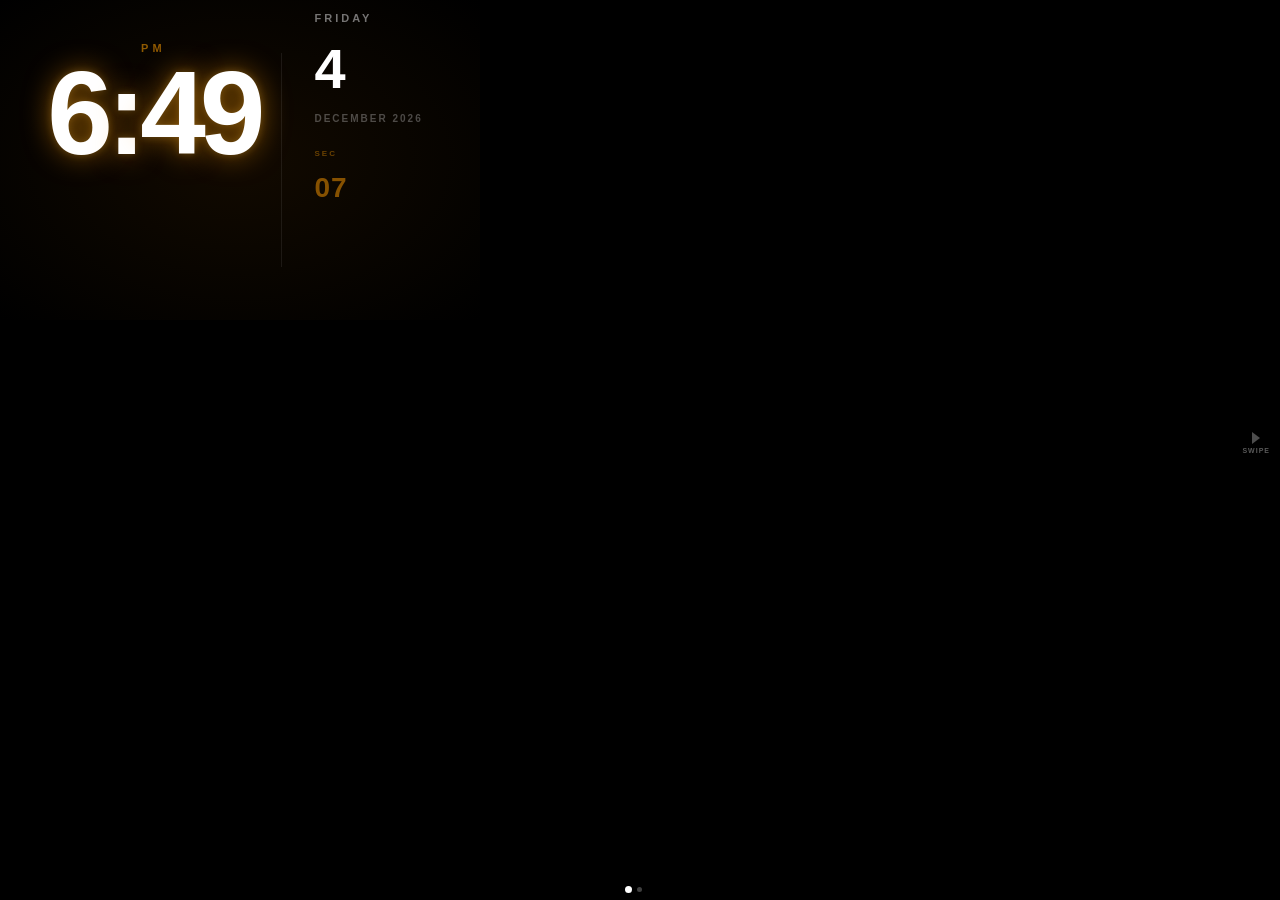
<file: index.html>
<!DOCTYPE html>
<html lang="en">

<head>
  <meta charset="UTF-8">
  <meta name="viewport" content="width=480, initial-scale=1.0, maximum-scale=1.0, user-scalable=no">
  <meta name="apple-mobile-web-app-capable" content="yes">
  <meta name="apple-mobile-web-app-status-bar-style" content="black-translucent">
  <title>StandBy</title>
  <style>
    * {
      margin: 0;
      padding: 0;
      -webkit-box-sizing: border-box;
      box-sizing: border-box;
    }

    html,
    body {
      width: 480px;
      height: 320px;
      overflow: hidden;
      background: #000;
      font-family: -apple-system, 'Helvetica Neue', Helvetica, Arial, sans-serif;
      -webkit-tap-highlight-color: transparent;
      -webkit-text-size-adjust: none;
    }

    /* ─── HORIZONTAL SLIDER ─── */
    .slider {
      display: -webkit-box;
      display: -webkit-flex;
      display: flex;
      -webkit-box-orient: horizontal;
      -webkit-flex-direction: row;
      flex-direction: row;
      width: 960px;
      height: 320px;
      -webkit-transition: -webkit-transform 0.52s cubic-bezier(0.77, 0, 0.175, 1);
      transition: -webkit-transform 0.52s cubic-bezier(0.77, 0, 0.175, 1);
      -webkit-transform: translateX(0);
      transform: translateX(0);
      will-change: transform;
    }

    .slider.right {
      -webkit-transform: translateX(-480px);
      transform: translateX(-480px);
    }

    .screen {
      width: 480px;
      height: 320px;
      position: relative;
      overflow: hidden;
      -webkit-flex-shrink: 0;
      flex-shrink: 0;
    }

    /* ════════════════════════════
   THEME 1 — DIGITAL
════════════════════════════ */
    .t1 {
      background: #000;
      display: -webkit-box;
      display: -webkit-flex;
      display: flex;
      -webkit-box-orient: horizontal;
      -webkit-flex-direction: row;
      flex-direction: row;
      -webkit-box-align: center;
      -webkit-align-items: center;
      align-items: center;
      -webkit-box-pack: center;
      -webkit-justify-content: center;
      justify-content: center;
      padding: 0 28px;
      gap: 22px;
    }

    .t1::before {
      content: '';
      position: absolute;
      top: 0;
      left: 0;
      right: 0;
      bottom: 0;
      background: -webkit-radial-gradient(center, ellipse, rgba(255, 140, 0, 0.07) 0%, rgba(0, 0, 0, 0.6) 100%);
      pointer-events: none;
    }

    .t1-left {
      position: relative;
      display: -webkit-box;
      display: -webkit-flex;
      display: flex;
      -webkit-box-orient: vertical;
      -webkit-flex-direction: column;
      flex-direction: column;
      -webkit-box-align: center;
      -webkit-align-items: center;
      align-items: center;
    }

    .t1-ampm {
      font-size: 11px;
      font-weight: 700;
      color: rgba(255, 160, 0, 0.55);
      letter-spacing: 4px;
      text-transform: uppercase;
    }

    .t1-time {
      font-size: 118px;
      font-weight: 700;
      line-height: 1;
      letter-spacing: -6px;
      color: #fff;
      text-shadow: 0 0 28px rgba(255, 155, 0, 0.5), 0 0 8px rgba(255, 200, 80, 0.25);
    }

    .colon {
      display: inline-block;
      -webkit-animation: blink 1s step-start infinite;
      animation: blink 1s step-start infinite;
    }

    @-webkit-keyframes blink {

      0%,
      100% {
        opacity: 1
      }

      50% {
        opacity: 0
      }
    }

    @keyframes blink {

      0%,
      100% {
        opacity: 1
      }

      50% {
        opacity: 0
      }
    }

    .t1-divider {
      position: relative;
      width: 1px;
      height: 160px;
      background: rgba(255, 255, 255, 0.08);
    }

    .t1-right {
      position: relative;
      display: -webkit-box;
      display: -webkit-flex;
      display: flex;
      -webkit-box-orient: vertical;
      -webkit-flex-direction: column;
      flex-direction: column;
      -webkit-box-pack: center;
      -webkit-justify-content: center;
      justify-content: center;
      gap: 4px;
    }

    .t1-dayname {
      font-size: 11px;
      font-weight: 700;
      color: rgba(255, 255, 255, 0.45);
      letter-spacing: 3px;
      text-transform: uppercase;
    }

    .t1-datenum {
      font-size: 56px;
      font-weight: 700;
      color: #fff;
      line-height: 1;
      letter-spacing: -2px;
    }

    .t1-monthyr {
      font-size: 10px;
      font-weight: 600;
      color: rgba(255, 255, 255, 0.28);
      letter-spacing: 2px;
      text-transform: uppercase;
    }

    .t1-secs-label {
      font-size: 8px;
      font-weight: 700;
      color: rgba(255, 160, 0, 0.38);
      letter-spacing: 2px;
      text-transform: uppercase;
      margin-top: 8px;
    }

    .t1-secs {
      font-size: 28px;
      font-weight: 700;
      color: rgba(255, 155, 0, 0.5);
      letter-spacing: 1px;
      line-height: 1;
    }

    /* ════════════════════════════
   THEME 2 — ANALOG + CALENDAR
════════════════════════════ */
    .t2 {
      background: #0c0c0e;
      display: -webkit-box;
      display: -webkit-flex;
      display: flex;
      -webkit-box-orient: horizontal;
      -webkit-flex-direction: row;
      flex-direction: row;
      -webkit-box-align: center;
      -webkit-align-items: center;
      align-items: center;
      padding: 0 14px;
      gap: 12px;
    }

    .clock-wrap {
      -webkit-flex-shrink: 0;
      flex-shrink: 0;
    }

    .analog-svg {
      width: 290px;
      height: 290px;
      display: block;
      overflow: visible;
    }

    .ring {
      fill: none;
      stroke: rgba(255, 255, 255, 0.07);
      stroke-width: 2;
    }

    .tick-maj {
      stroke: rgba(255, 255, 255, 0.65);
      stroke-width: 2.5;
      stroke-linecap: round;
    }

    .tick-min {
      stroke: rgba(255, 255, 255, 0.18);
      stroke-width: 1.2;
      stroke-linecap: round;
    }

    .h-num {
      fill: rgba(255, 255, 255, 0.7);
      font-size: 16px;
      font-weight: 700;
      font-family: -apple-system, 'Helvetica Neue', Helvetica, Arial, sans-serif;
      text-anchor: middle;
      dominant-baseline: central;
    }

    .hand-h {
      stroke: #fff;
      stroke-width: 7;
      stroke-linecap: round;
    }

    .hand-m {
      stroke: #fff;
      stroke-width: 4.5;
      stroke-linecap: round;
    }

    .hand-s {
      stroke: #ff9500;
      stroke-width: 2.5;
      stroke-linecap: round;
    }

    .cdot {
      fill: #ff9500;
    }

    .cdot-i {
      fill: #0c0c0e;
    }

    .cal-panel {
      -webkit-flex: 1;
      flex: 1;
      display: -webkit-box;
      display: -webkit-flex;
      display: flex;
      -webkit-box-orient: vertical;
      -webkit-flex-direction: column;
      flex-direction: column;
      gap: 5px;
    }

    .cal-mon {
      font-size: 10px;
      font-weight: 700;
      color: #ff3b30;
      letter-spacing: 2px;
      text-transform: uppercase;
    }

    .cal-row {
      display: -webkit-box;
      display: -webkit-flex;
      display: flex;
      -webkit-box-pack: justify;
      -webkit-justify-content: space-between;
      justify-content: space-between;
      margin-bottom: 2px;
    }

    .cal-hdr,
    .cal-day {
      width: 15px;
      text-align: center;
      font-size: 8px;
      font-weight: 700;
    }

    .cal-hdr {
      color: rgba(255, 255, 255, 0.28);
    }

    .cal-day {
      color: rgba(255, 255, 255, 0.5);
      line-height: 15px;
    }

    .cal-day.today {
      background: #ff3b30;
      color: #fff;
      border-radius: 50%;
      width: 17px;
      height: 17px;
      line-height: 17px;
      margin: -1px;
      text-align: center;
    }

    .cal-day.empty {
      color: transparent;
    }

    /* ─── DOTS ─── */
    .dots {
      position: fixed;
      bottom: 8px;
      left: 50%;
      margin-left: -14px;
      display: -webkit-box;
      display: -webkit-flex;
      display: flex;
      -webkit-box-orient: horizontal;
      -webkit-flex-direction: row;
      flex-direction: row;
      gap: 6px;
      z-index: 50;
    }

    .dot {
      width: 5px;
      height: 5px;
      border-radius: 50%;
      background: rgba(255, 255, 255, 0.25);
      -webkit-transition: background 0.3s, -webkit-transform 0.3s;
      transition: background 0.3s, transform 0.3s;
    }

    .dot.on {
      background: #fff;
      -webkit-transform: scale(1.4);
      transform: scale(1.4);
    }

    /* ─── HINT — points right ─── */
    .hint {
      position: fixed;
      right: 10px;
      top: 50%;
      margin-top: -18px;
      z-index: 50;
      text-align: center;
      -webkit-animation: bob 2s ease-in-out infinite;
      animation: bob 2s ease-in-out infinite;
      -webkit-transition: opacity 0.5s;
      transition: opacity 0.5s;
    }

    .hint span {
      display: block;
      font-size: 7px;
      font-weight: 700;
      color: rgba(255, 255, 255, 0.35);
      letter-spacing: 1px;
      text-transform: uppercase;
      margin-top: 3px;
    }

    .hint-arrow {
      width: 0;
      height: 0;
      border-top: 6px solid transparent;
      border-bottom: 6px solid transparent;
      border-left: 8px solid rgba(255, 255, 255, 0.3);
      margin: 0 auto;
    }

    @-webkit-keyframes bob {

      0%,
      100% {
        -webkit-transform: translateX(0)
      }

      50% {
        -webkit-transform: translateX(4px)
      }
    }

    @keyframes bob {

      0%,
      100% {
        transform: translateX(0)
      }

      50% {
        transform: translateX(4px)
      }
    }
  </style>
  <link rel="stylesheet" href="style.css">
</head>

<body>

  <div class="slider" id="slider">

    <!-- THEME 1: Digital -->
    <div class="screen t1">
      <div class="t1-left">
        <div class="t1-ampm" id="ampm">AM</div>
        <div class="t1-time">
          <span id="dH">9</span><span class="colon">:</span><span id="dM">41</span>
        </div>
      </div>
      <div class="t1-divider"></div>
      <div class="t1-right">
        <div class="t1-dayname" id="dDay">Monday</div>
        <div class="t1-datenum" id="dNum">6</div>
        <div class="t1-monthyr" id="dMonYr">April 2026</div>
        <div class="t1-secs-label">SEC</div>
        <div class="t1-secs" id="dS">00</div>
      </div>
    </div>

    <!-- THEME 2: Analog + Calendar -->
    <div class="screen t2 ">
      <div class="clock-wrap ">
        <div class="clock">
          <svg class="analog-svg" viewBox="0 0 200 200">
            <circle class="ring" cx="100" cy="100" r="96" />
            <g id="ticks"></g>
            <g id="hnums"></g>
            <line id="hH" class="hand-h" x1="100" y1="100" x2="100" y2="58" />
            <line id="hM" class="hand-m" x1="100" y1="100" x2="100" y2="38" />
            <line id="hS" class="hand-s" x1="100" y1="118" x2="100" y2="34" />
            <circle class="cdot" cx="100" cy="100" r="5.5" />
            <circle class="cdot-i" cx="100" cy="100" r="2.5" />
          </svg>
        </div>
      </div>
      <div class="cal-panel">
        <div class="cal-mon" id="calMon">April</div>
        <div id="calGrid"></div>
      </div>
    </div>
  </div>

  <div class="dots">
    <div class="dot on" id="d0"></div>
    <div class="dot" id="d1"></div>
  </div>

  <div class="hint" id="hint">
    <div class="hint-arrow"></div>
    <span>Swipe</span>
  </div>

  <script>
    /* ─── ANALOG FACE ─── */
    (function () {
      var tg = document.getElementById('ticks'), ng = document.getElementById('hnums');
      var cx = 100, cy = 100, r = 88;
      for (var i = 0; i < 60; i++) {
        var maj = (i % 5 === 0), ang = (i * 6 - 90) * Math.PI / 180;
        var inner = maj ? r - 11 : r - 5;
        var ln = document.createElementNS('http://www.w3.org/2000/svg', 'line');
        ln.setAttribute('x1', cx + Math.cos(ang) * inner); ln.setAttribute('y1', cy + Math.sin(ang) * inner);
        ln.setAttribute('x2', cx + Math.cos(ang) * r); ln.setAttribute('y2', cy + Math.sin(ang) * r);
        ln.setAttribute('class', maj ? 'tick-maj' : 'tick-min');
        tg.appendChild(ln);
      }
      for (var n = 1; n <= 12; n++) {
        var a = (n * 30 - 90) * Math.PI / 180, nr = r - 22;
        var tx = document.createElementNS('http://www.w3.org/2000/svg', 'text');
        tx.setAttribute('x', cx + Math.cos(a) * nr); tx.setAttribute('y', cy + Math.sin(a) * nr);
        tx.setAttribute('class', 'h-num'); tx.textContent = n;
        ng.appendChild(tx);
      }
    })();

    /* ─── CALENDAR ─── */
    (function () {
      var now = new Date(), yr = now.getFullYear(), mo = now.getMonth(), tod = now.getDate();
      var SHORT = ['Jan', 'Feb', 'Mar', 'Apr', 'May', 'Jun', 'Jul', 'Aug', 'Sep', 'Oct', 'Nov', 'Dec'];
      document.getElementById('calMon').textContent = SHORT[mo];
      var first = new Date(yr, mo, 1).getDay(), total = new Date(yr, mo + 1, 0).getDate();
      var grid = document.getElementById('calGrid'), hdrs = ['S', 'M', 'T', 'W', 'T', 'F', 'S'];
      var hr = document.createElement('div'); hr.className = 'cal-row';
      for (var h = 0; h < 7; h++) { var hc = document.createElement('div'); hc.className = 'cal-hdr'; hc.textContent = hdrs[h]; hr.appendChild(hc); }
      grid.appendChild(hr);
      var cells = [];
      for (var i = 0; i < first; i++) cells.push(0);
      for (var d = 1; d <= total; d++) cells.push(d);
      while (cells.length % 7 !== 0) cells.push(0);
      for (var row = 0; row < cells.length; row += 7) {
        var rw = document.createElement('div'); rw.className = 'cal-row';
        for (var col = 0; col < 7; col++) {
          var v = cells[row + col], el = document.createElement('div');
          if (v === 0) { el.className = 'cal-day empty'; el.textContent = '-'; }
          else { el.className = 'cal-day' + (v === tod ? ' today' : ''); el.textContent = v; }
          rw.appendChild(el);
        }
        grid.appendChild(rw);
      }
    })();

    /* ─── CLOCK ─── */
    var DAYS = ['Sunday', 'Monday', 'Tuesday', 'Wednesday', 'Thursday', 'Friday', 'Saturday'];
    var MONS = ['January', 'February', 'March', 'April', 'May', 'June', 'July', 'August', 'September', 'October', 'November', 'December'];

    function pad(n) { return n < 10 ? '0' + n : String(n); }

    function setHand(id, deg, len, tail) {
      var rad = (deg - 90) * Math.PI / 180;
      var ex = 100 + Math.cos(rad) * len, ey = 100 + Math.sin(rad) * len;
      var sx = tail ? 100 - Math.cos(rad) * tail : 100, sy = tail ? 100 - Math.sin(rad) * tail : 100;
      var el = document.getElementById(id);
      el.setAttribute('x1', sx); el.setAttribute('y1', sy);
      el.setAttribute('x2', ex); el.setAttribute('y2', ey);
    }

    function tick() {
      var now = new Date(), h = now.getHours(), m = now.getMinutes(), s = now.getSeconds();
      var h12 = h % 12 || 12;
      document.getElementById('ampm').textContent = h < 12 ? 'AM' : 'PM';
      document.getElementById('dH').textContent = h12;
      document.getElementById('dM').textContent = pad(m);
      document.getElementById('dS').textContent = pad(s);
      document.getElementById('dDay').textContent = DAYS[now.getDay()];
      document.getElementById('dNum').textContent = now.getDate();
      document.getElementById('dMonYr').textContent = MONS[now.getMonth()] + ' ' + now.getFullYear();
      setHand('hH', h12 * 30 + m * 0.5, 42, 0);
      setHand('hM', m * 6 + s * 0.1, 34, 0);
      setHand('hS', s * 6, 32, 14);
    }
    tick();
    setInterval(tick, 1000);

    /* ─── HORIZONTAL SWIPE ─── */
    var cur = 0, slider = document.getElementById('slider'), hint = document.getElementById('hint');
    var tsX = 0, tsY = 0, swiping = false;

    function goTo(idx) {
      cur = idx;
      slider.className = idx === 1 ? 'slider right' : 'slider';
      document.getElementById('d0').className = idx === 0 ? 'dot on' : 'dot';
      document.getElementById('d1').className = idx === 1 ? 'dot on' : 'dot';
      hint.style.opacity = '0';
    }

    document.addEventListener('touchstart', function (e) {
      tsX = e.touches[0].clientX; tsY = e.touches[0].clientY; swiping = false;
    }, { passive: true });

    document.addEventListener('touchmove', function (e) {
      var dx = tsX - e.touches[0].clientX, dy = tsY - e.touches[0].clientY;
      if (Math.abs(dx) > Math.abs(dy) && Math.abs(dx) > 10) {
        swiping = true;
        if (e.cancelable) e.preventDefault();
      }
    }, { passive: false });

    document.addEventListener('touchend', function (e) {
      if (!swiping) return;
      var dx = tsX - e.changedTouches[0].clientX;
      if (Math.abs(dx) < 25) return;
      goTo(dx > 0 ? 1 : 0);
      swiping = false;
    }, { passive: true });

    /* desktop: scroll wheel or trackpad */
    var wLock = false;
    document.addEventListener('wheel', function (e) {
      if (wLock) return; wLock = true;
      goTo((e.deltaX > 0 || e.deltaY > 0) ? 1 : 0);
      setTimeout(function () { wLock = false; }, 650);
    }, false);

    /* arrow keys */
    document.addEventListener('keydown', function (e) {
      if (e.keyCode === 39) goTo(1);
      if (e.keyCode === 37) goTo(0);
    });
  </script>
</body>

</html>
</file>
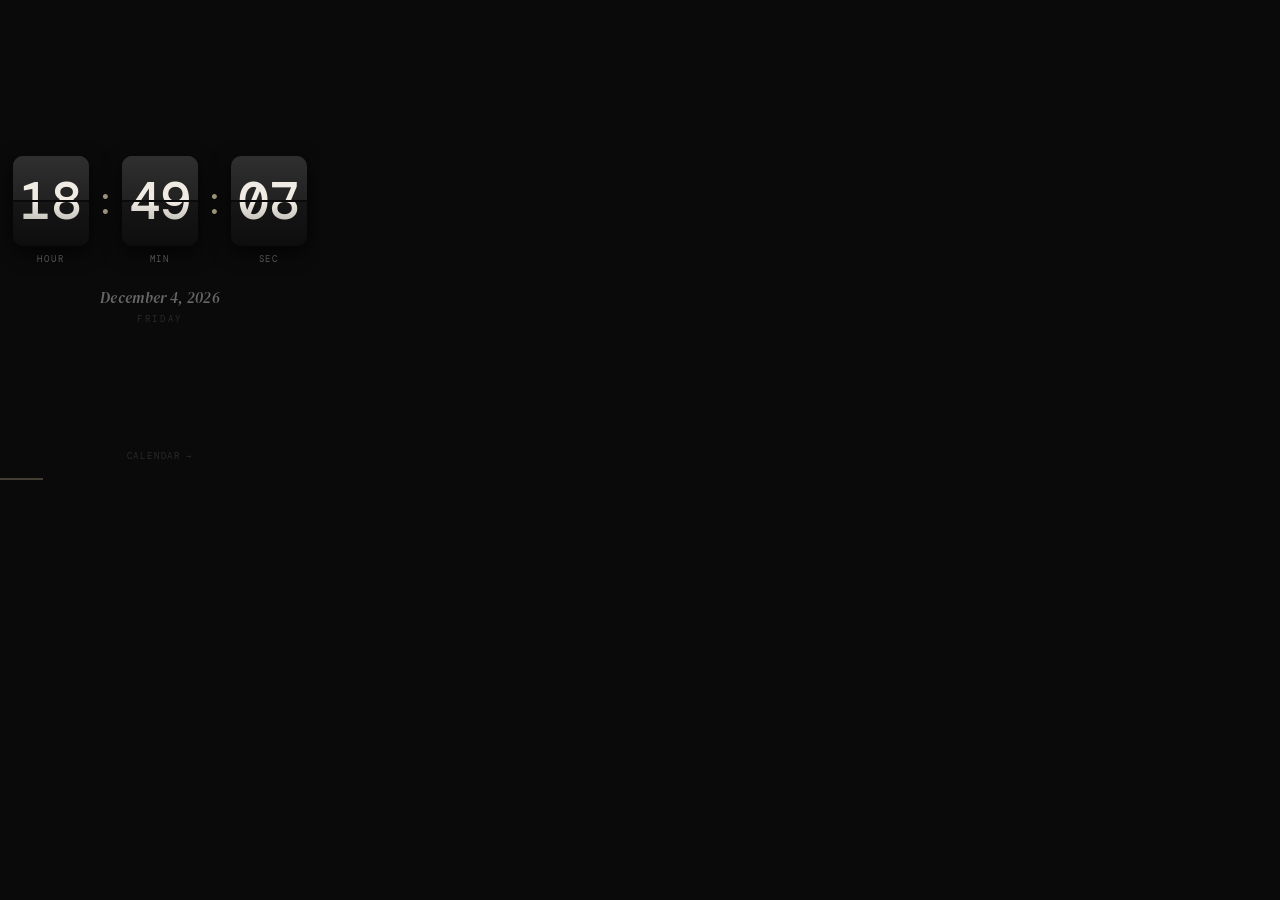
<file: index2.html>
<!DOCTYPE html>
<html lang="en">

<head>
  <meta charset="UTF-8">
  <meta name="viewport" content="width=320, initial-scale=1.0, maximum-scale=1.0, user-scalable=no">
  <meta name="apple-mobile-web-app-capable" content="yes">
  <meta name="apple-mobile-web-app-status-bar-style" content="black-translucent">
  <title>Clock</title>
  <link
    href="https://fonts.googleapis.com/css2?family=DM+Serif+Display:ital@0;1&family=DM+Mono:wght@300;400;500&display=swap"
    rel="stylesheet">
  <style>
    *,
    *::before,
    *::after {
      box-sizing: border-box;
      margin: 0;
      padding: 0;
    }

    :root {
      --bg: #0a0a0a;
      --card-top: #222222;
      --card-bot: #161616;
      --fg: #f0ece4;
      --muted: #666;
      --accent: #c8b99a;
      --dim: #2a2a2a;
      --divider: #0a0a0a;

      /* iPhone 4S = 320x480 CSS px. Status bar ~20px, so usable = 320x460 */
      --card-w: 76px;
      --card-h: 90px;
      --font-sz: 52px;
    }

    html,
    body {
      width: 320px;
      height: 480px;
      overflow: hidden;
      background: var(--bg);
      color: var(--fg);
      -webkit-tap-highlight-color: transparent;
      touch-action: none;
    }

    /* ── SWIPE WRAP ── */
    #swipe-wrap {
      display: -webkit-box;
      display: flex;
      width: 640px;
      /* 2 × 320 */
      height: 480px;
      -webkit-transition: -webkit-transform 0.42s cubic-bezier(0.77, 0, 0.175, 1);
      transition: transform 0.42s cubic-bezier(0.77, 0, 0.175, 1);
    }

    #swipe-wrap.show-cal {
      -webkit-transform: translateX(-320px);
      transform: translateX(-320px);
    }

    .page {
      width: 320px;
      height: 480px;
      display: -webkit-box;
      display: flex;
      -webkit-box-orient: vertical;
      flex-direction: column;
      -webkit-box-align: center;
      align-items: center;
      -webkit-box-pack: center;
      justify-content: center;
      position: relative;
      flex-shrink: 0;
    }

    /* ══════════════════════════════
       FLIP CARD
    ══════════════════════════════ */
    .flip-unit {
      display: -webkit-box;
      display: flex;
      -webkit-box-orient: vertical;
      flex-direction: column;
      -webkit-box-align: center;
      align-items: center;
      gap: 7px;
    }

    .flip-card {
      position: relative;
      width: var(--card-w);
      height: var(--card-h);
      border-radius: 10px;
      -webkit-perspective: 300px;
      perspective: 300px;
      box-shadow: 0 6px 20px rgba(0, 0, 0, 0.7);
    }

    /* Static background halves */
    .card-top {
      position: absolute;
      top: 0;
      left: 0;
      right: 0;
      height: 50%;
      overflow: hidden;
      background: var(--card-top);
      border-radius: 10px 10px 0 0;
      display: -webkit-box;
      display: flex;
      -webkit-box-align: end;
      align-items: flex-end;
      -webkit-box-pack: center;
      justify-content: center;
    }

    .card-bot {
      position: absolute;
      top: 50%;
      left: 0;
      right: 0;
      height: 50%;
      overflow: hidden;
      background: var(--card-bot);
      border-radius: 0 0 10px 10px;
      display: -webkit-box;
      display: flex;
      -webkit-box-align: start;
      align-items: flex-start;
      -webkit-box-pack: center;
      justify-content: center;
    }

    .card-top span {
      font-family: 'DM Mono', monospace;
      font-weight: 500;
      font-size: var(--font-sz);
      color: var(--fg);
      line-height: 1;
      display: block;
      -webkit-transform: translateY(50%);
      transform: translateY(50%);
      -webkit-user-select: none;
      user-select: none;
    }

    .card-bot span {
      font-family: 'DM Mono', monospace;
      font-weight: 500;
      font-size: var(--font-sz);
      color: var(--fg);
      line-height: 1;
      display: block;
      -webkit-transform: translateY(-50%);
      transform: translateY(-50%);
      -webkit-user-select: none;
      user-select: none;
    }

    /* Sheen */
    .card-top::after {
      content: '';
      position: absolute;
      inset: 0;
      background: -webkit-linear-gradient(top, rgba(255, 255, 255, 0.06), transparent);
      background: linear-gradient(to bottom, rgba(255, 255, 255, 0.06), transparent);
      pointer-events: none;
    }

    .card-bot::after {
      content: '';
      position: absolute;
      inset: 0;
      background: -webkit-linear-gradient(bottom, rgba(0, 0, 0, 0.4), transparent);
      background: linear-gradient(to top, rgba(0, 0, 0, 0.4), transparent);
      pointer-events: none;
    }

    /* Divider line */
    .card-divider {
      position: absolute;
      top: calc(50% - 1px);
      left: 0;
      right: 0;
      height: 2px;
      background: var(--divider);
      z-index: 20;
    }

    /* Animated flap */
    .flap {
      position: absolute;
      top: 0;
      left: 0;
      right: 0;
      height: 50%;
      overflow: hidden;
      background: var(--card-top);
      border-radius: 10px 10px 0 0;
      -webkit-transform-origin: bottom center;
      transform-origin: bottom center;
      -webkit-transform-style: preserve-3d;
      transform-style: preserve-3d;
      z-index: 10;
      display: -webkit-box;
      display: flex;
      -webkit-box-align: end;
      align-items: flex-end;
      -webkit-box-pack: center;
      justify-content: center;
    }

    .flap span {
      font-family: 'DM Mono', monospace;
      font-weight: 500;
      font-size: var(--font-sz);
      color: var(--fg);
      line-height: 1;
      display: block;
      -webkit-transform: translateY(50%);
      transform: translateY(50%);
      -webkit-user-select: none;
      user-select: none;
    }

    .flap::after {
      content: '';
      position: absolute;
      inset: 0;
      background: -webkit-linear-gradient(top, rgba(255, 255, 255, 0.06), transparent);
      background: linear-gradient(to bottom, rgba(255, 255, 255, 0.06), transparent);
      pointer-events: none;
    }

    .flap.animate {
      -webkit-animation: flapDown 0.32s ease-in forwards;
      animation: flapDown 0.32s ease-in forwards;
    }

    @-webkit-keyframes flapDown {
      0% {
        -webkit-transform: rotateX(0deg);
      }

      100% {
        -webkit-transform: rotateX(-90deg);
      }
    }

    @keyframes flapDown {
      0% {
        transform: rotateX(0deg);
      }

      100% {
        transform: rotateX(-90deg);
      }
    }

    .flip-label {
      font-family: 'DM Mono', monospace;
      font-size: 9px;
      letter-spacing: 0.22em;
      text-transform: uppercase;
      color: var(--muted);
    }

    /* ══════════════════════════════
       CLOCK LAYOUT
    ══════════════════════════════ */
    #clock-row {
      display: -webkit-box;
      display: flex;
      -webkit-box-align: center;
      align-items: center;
      gap: 5px;
    }

    .colon-sep {
      font-family: 'DM Mono', monospace;
      font-size: 38px;
      font-weight: 300;
      color: var(--accent);
      margin-bottom: 18px;
      opacity: 0.8;
      -webkit-animation: blink 1s step-start infinite;
      animation: blink 1s step-start infinite;
    }

    @-webkit-keyframes blink {

      0%,
      100% {
        opacity: 0.8
      }

      50% {
        opacity: 0.1
      }
    }

    @keyframes blink {

      0%,
      100% {
        opacity: 0.8
      }

      50% {
        opacity: 0.1
      }
    }

    #date-row {
      margin-top: 22px;
      display: -webkit-box;
      display: flex;
      -webkit-box-orient: vertical;
      flex-direction: column;
      -webkit-box-align: center;
      align-items: center;
      gap: 5px;
    }

    #date-display {
      font-family: 'DM Serif Display', serif;
      font-style: italic;
      font-size: 15px;
      color: var(--muted);
      letter-spacing: 0.02em;
    }

    #day-display {
      font-family: 'DM Mono', monospace;
      font-size: 9px;
      letter-spacing: 0.28em;
      text-transform: uppercase;
      color: var(--dim);
    }

    #progress-bar {
      position: absolute;
      bottom: 0;
      left: 0;
      height: 2px;
      background: var(--accent);
      opacity: 0.3;
      width: 0%;
      -webkit-transition: width 0.95s linear;
      transition: width 0.95s linear;
    }

    /* hints */
    .swipe-hint,
    .back-hint {
      position: absolute;
      bottom: 18px;
      font-size: 9px;
      color: var(--dim);
      letter-spacing: 0.2em;
      text-transform: uppercase;
      display: -webkit-box;
      display: flex;
      -webkit-box-align: center;
      align-items: center;
      gap: 5px;
      font-family: 'DM Mono', monospace;
    }

    .swipe-hint::after {
      content: '→';
      -webkit-animation: nudge-r 2.5s ease-in-out infinite;
      animation: nudge-r 2.5s ease-in-out infinite;
      display: inline-block;
    }

    .back-hint::before {
      content: '←';
      -webkit-animation: nudge-l 2.5s ease-in-out infinite;
      animation: nudge-l 2.5s ease-in-out infinite;
      display: inline-block;
    }

    @-webkit-keyframes nudge-r {

      0%,
      100% {
        -webkit-transform: translateX(0)
      }

      50% {
        -webkit-transform: translateX(4px)
      }
    }

    @keyframes nudge-r {

      0%,
      100% {
        transform: translateX(0)
      }

      50% {
        transform: translateX(4px)
      }
    }

    @-webkit-keyframes nudge-l {

      0%,
      100% {
        -webkit-transform: translateX(0)
      }

      50% {
        -webkit-transform: translateX(-4px)
      }
    }

    @keyframes nudge-l {

      0%,
      100% {
        transform: translateX(0)
      }

      50% {
        transform: translateX(-4px)
      }
    }

    /* ══════════════════════════════
       CALENDAR
    ══════════════════════════════ */
    #cal-page {
      -webkit-box-pack: start;
      justify-content: flex-start;
      padding: 36px 14px 0;
    }

    #cal-header {
      width: 100%;
      display: -webkit-box;
      display: flex;
      -webkit-box-align: center;
      align-items: center;
      -webkit-box-pack: justify;
      justify-content: space-between;
      margin-bottom: 18px;
    }

    #cal-month-label {
      font-family: 'DM Serif Display', serif;
      font-style: italic;
      font-size: 22px;
      color: var(--fg);
    }

    .cal-nav {
      background: none;
      border: 1px solid var(--dim);
      color: var(--muted);
      width: 30px;
      height: 30px;
      border-radius: 50%;
      font-size: 16px;
      cursor: pointer;
      display: -webkit-box;
      display: flex;
      -webkit-box-align: center;
      align-items: center;
      -webkit-box-pack: center;
      justify-content: center;
      -webkit-appearance: none;
    }

    .cal-nav:active {
      border-color: var(--accent);
      color: var(--accent);
    }

    .cal-weekdays {
      display: -webkit-box;
      display: -ms-flexbox;
      display: flex;
      width: 100%;
      margin-bottom: 6px;
    }

    .cal-wd {
      -webkit-box-flex: 1;
      flex: 1;
      text-align: center;
      font-size: 8px;
      letter-spacing: 0.1em;
      text-transform: uppercase;
      color: var(--dim);
      padding: 3px 0;
      font-family: 'DM Mono', monospace;
    }

    /* Use flex rows instead of grid for old Safari */
    #cal-days {
      width: 100%;
    }

    .cal-row {
      display: -webkit-box;
      display: -ms-flexbox;
      display: flex;
      width: 100%;
    }

    .cal-day {
      -webkit-box-flex: 1;
      flex: 1;
      aspect-ratio: 1;
      height: 38px;
      display: -webkit-box;
      display: flex;
      -webkit-box-align: center;
      align-items: center;
      -webkit-box-pack: center;
      justify-content: center;
      font-size: 12px;
      color: var(--muted);
      border-radius: 50%;
      font-family: 'DM Mono', monospace;
      font-weight: 300;
    }

    .cal-day.other-month {
      opacity: 0.22;
    }

    .cal-day.current-month {
      color: var(--fg);
      opacity: 0.75;
    }

    .cal-day.today {
      background: var(--accent);
      color: var(--bg);
      opacity: 1;
      font-weight: 500;
    }

    body {
      -webkit-animation: fadeIn 0.6s ease;
      animation: fadeIn 0.6s ease;
    }

    @-webkit-keyframes fadeIn {
      from {
        opacity: 0
      }

      to {
        opacity: 1
      }
    }

    @keyframes fadeIn {
      from {
        opacity: 0
      }

      to {
        opacity: 1
      }
    }
  </style>
</head>

<body>
  <div id="swipe-wrap">

    <!-- ── CLOCK PAGE ── -->
    <div class="page" id="clock-page">
      <div id="progress-bar"></div>

      <div id="clock-row">
        <div class="flip-unit">
          <div class="flip-card">
            <div class="card-top"><span id="top-hh">00</span></div>
            <div class="card-bot"><span id="bot-hh">00</span></div>
            <div class="card-divider"></div>
            <div class="flap" id="flap-hh"><span id="flap-hh-val">00</span></div>
          </div>
          <div class="flip-label">hour</div>
        </div>

        <div class="colon-sep">:</div>

        <div class="flip-unit">
          <div class="flip-card">
            <div class="card-top"><span id="top-mm">00</span></div>
            <div class="card-bot"><span id="bot-mm">00</span></div>
            <div class="card-divider"></div>
            <div class="flap" id="flap-mm"><span id="flap-mm-val">00</span></div>
          </div>
          <div class="flip-label">min</div>
        </div>

        <div class="colon-sep">:</div>

        <div class="flip-unit">
          <div class="flip-card">
            <div class="card-top"><span id="top-ss">00</span></div>
            <div class="card-bot"><span id="bot-ss">00</span></div>
            <div class="card-divider"></div>
            <div class="flap" id="flap-ss"><span id="flap-ss-val">00</span></div>
          </div>
          <div class="flip-label">sec</div>
        </div>
      </div>

      <div id="date-row">
        <div id="date-display"></div>
        <div id="day-display"></div>
      </div>

      <div class="swipe-hint">calendar</div>
    </div>

    <!-- ── CALENDAR PAGE ── -->
    <div class="page" id="cal-page">
      <div id="cal-header">
        <button class="cal-nav" id="prev-month">&#8249;</button>
        <div id="cal-month-label"></div>
        <button class="cal-nav" id="next-month">&#8250;</button>
      </div>
      <div style="width:100%">
        <div class="cal-weekdays">
          <div class="cal-wd">Su</div>
          <div class="cal-wd">Mo</div>
          <div class="cal-wd">Tu</div>
          <div class="cal-wd">We</div>
          <div class="cal-wd">Th</div>
          <div class="cal-wd">Fr</div>
          <div class="cal-wd">Sa</div>
        </div>
        <div id="cal-days"></div>
      </div>
      <div class="back-hint">clock</div>
    </div>

  </div>

  <script>
    function pad(n) { return ('0' + n).slice(-2); }

    var MONTHS = ['January', 'February', 'March', 'April', 'May', 'June',
      'July', 'August', 'September', 'October', 'November', 'December'];
    var DAYS = ['Sunday', 'Monday', 'Tuesday', 'Wednesday',
      'Thursday', 'Friday', 'Saturday'];

    /* ── Flip Card ── */
    function Card(id) {
      this.topEl = document.getElementById('top-' + id);
      this.botEl = document.getElementById('bot-' + id);
      this.flapEl = document.getElementById('flap-' + id);
      this.flapVal = document.getElementById('flap-' + id + '-val');
      this.current = null;
    }
    Card.prototype.set = function (val) {
      if (this.current === val) return;
      var prev = this.current !== null ? this.current : val;
      this.current = val;
      this.botEl.textContent = val;
      this.flapVal.textContent = prev;
      this.flapEl.className = 'flap';
      var el = this.flapEl;
      var topEl = this.topEl;
      var flapVal = this.flapVal;
      // force reflow
      void el.offsetWidth;
      el.className = 'flap animate';
      setTimeout(function () {
        topEl.textContent = val;
        flapVal.textContent = val;
        el.className = 'flap';
      }, 340);
    };

    var cards = {
      hh: new Card('hh'),
      mm: new Card('mm'),
      ss: new Card('ss')
    };

    /* ── Tick ── */
    function tick() {
      var now = new Date();
      cards.hh.set(pad(now.getHours()));
      cards.mm.set(pad(now.getMinutes()));
      cards.ss.set(pad(now.getSeconds()));
      document.getElementById('date-display').textContent =
        MONTHS[now.getMonth()] + ' ' + now.getDate() + ', ' + now.getFullYear();
      document.getElementById('day-display').textContent = DAYS[now.getDay()];
      document.getElementById('progress-bar').style.width =
        ((now.getSeconds() / 59) * 100) + '%';
    }
    tick();
    setInterval(tick, 1000);

    /* ── Calendar ── */
    var calYear, calMonth;
    function initCal() {
      var n = new Date();
      calYear = n.getFullYear();
      calMonth = n.getMonth();
      renderCal();
    }
    function renderCal() {
      var now = new Date();
      document.getElementById('cal-month-label').textContent =
        MONTHS[calMonth] + ' ' + calYear;
      var firstDay = new Date(calYear, calMonth, 1).getDay();
      var daysInMonth = new Date(calYear, calMonth + 1, 0).getDate();
      var daysInPrev = new Date(calYear, calMonth, 0).getDate();

      // Build flat array of day cells
      var cells = [];
      for (var i = firstDay - 1; i >= 0; i--) {
        cells.push({ label: daysInPrev - i, cls: 'cal-day other-month' });
      }
      for (var i = 1; i <= daysInMonth; i++) {
        var isToday = i === now.getDate() &&
          calMonth === now.getMonth() && calYear === now.getFullYear();
        cells.push({ label: i, cls: 'cal-day current-month' + (isToday ? ' today' : '') });
      }
      var rem = cells.length % 7;
      if (rem) {
        for (var i = 1; i <= 7 - rem; i++) {
          cells.push({ label: i, cls: 'cal-day other-month' });
        }
      }

      // Render as flex rows of 7
      var container = document.getElementById('cal-days');
      container.innerHTML = '';
      for (var r = 0; r < cells.length; r += 7) {
        var row = document.createElement('div');
        row.className = 'cal-row';
        for (var c = r; c < r + 7 && c < cells.length; c++) {
          var cell = document.createElement('div');
          cell.className = cells[c].cls;
          cell.textContent = cells[c].label;
          row.appendChild(cell);
        }
        container.appendChild(row);
      }
    }

    document.getElementById('prev-month').onclick = function () {
      if (--calMonth < 0) { calMonth = 11; calYear--; } renderCal();
    };
    document.getElementById('next-month').onclick = function () {
      if (++calMonth > 11) { calMonth = 0; calYear++; } renderCal();
    };
    initCal();

    /* ── Swipe ── */
    var wrap = document.getElementById('swipe-wrap');
    var sx = 0, sy = 0, onCal = false;

    document.addEventListener('touchstart', function (e) {
      sx = e.touches[0].clientX;
      sy = e.touches[0].clientY;
    }, false);

    document.addEventListener('touchend', function (e) {
      var dx = e.changedTouches[0].clientX - sx;
      var dy = e.changedTouches[0].clientY - sy;
      if (Math.abs(dx) < Math.abs(dy) * 1.2 || Math.abs(dx) < 35) return;
      if (!onCal && dx < 0) {
        onCal = true;
        wrap.className = 'show-cal';
      } else if (onCal && dx > 0) {
        onCal = false;
        wrap.className = '';
      }
    }, false);
  </script>
</body>

</html>
</file>
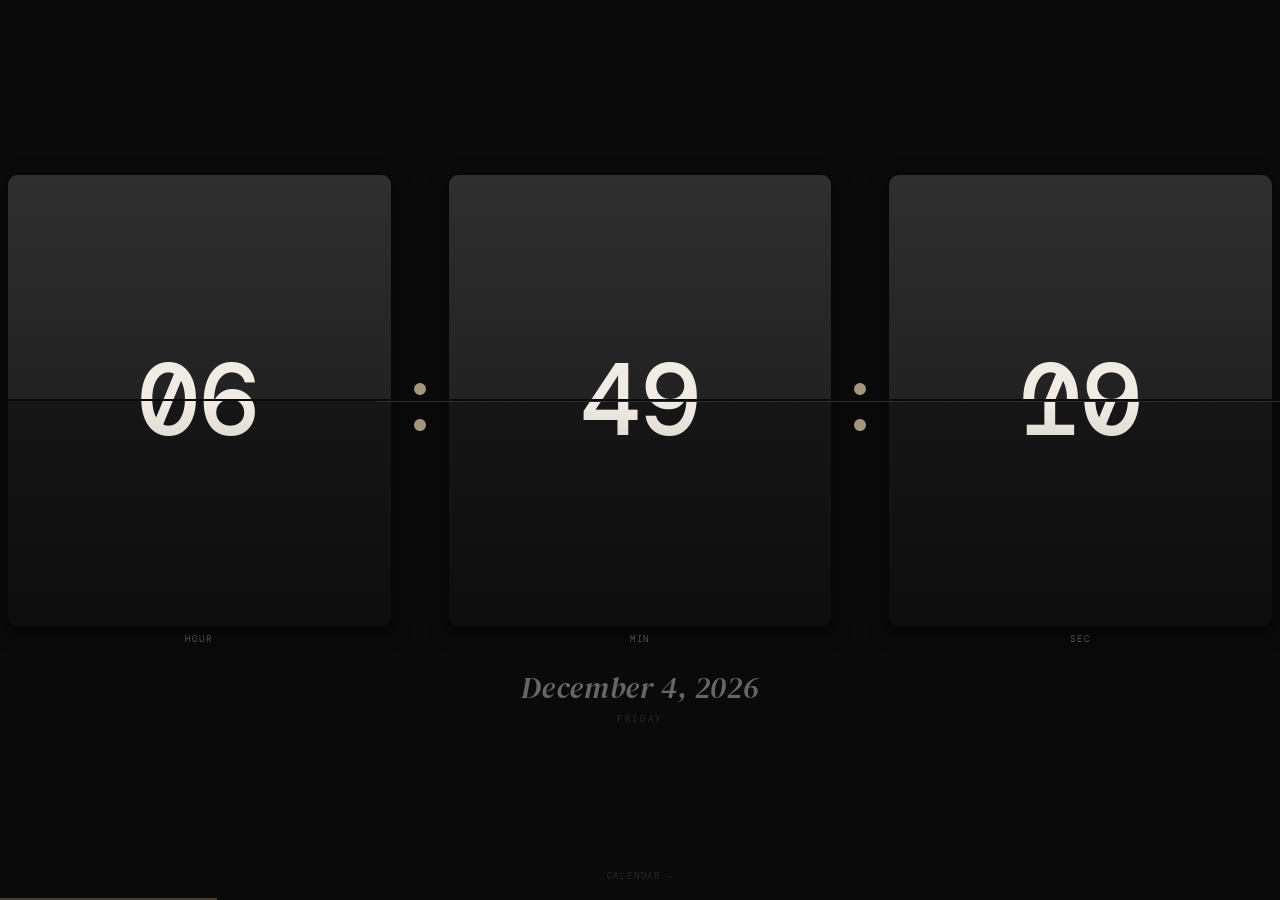
<file: second_clock.html>
<!DOCTYPE html>
<html lang="en">
<head>
  <meta charset="UTF-8">
  <meta name="viewport" content="width=device-width, initial-scale=1.0, maximum-scale=1.0, user-scalable=no">
  <meta name="apple-mobile-web-app-capable" content="yes">
  <meta name="apple-mobile-web-app-status-bar-style" content="black-translucent">
  <title>Clock</title>
  <link href="https://fonts.googleapis.com/css2?family=DM+Serif+Display:ital@0;1&family=DM+Mono:wght@300;400;500&display=swap" rel="stylesheet">
  <style>
    *, *::before, *::after { box-sizing: border-box; margin: 0; padding: 0; }

    :root {
      --bg: #0a0a0a;
      --card-top: #222222;
      --card-bot: #161616;
      --fg: #f0ece4;
      --muted: #666;
      --accent: #c8b99a;
      --dim: #2a2a2a;
      --divider: #0a0a0a;

      --font-sz: 56px;
    }

    html, body {
      width: 100%;
      height: 100%;
      overflow: hidden;
      background: var(--bg);
      color: var(--fg);
      -webkit-tap-highlight-color: transparent;
      touch-action: none;
    }

    /* ── SWIPE WRAP ── */
    #swipe-wrap {
      display: -webkit-box;
      display: flex;
      width: 200%;
      height: 100%;
      -webkit-transition: -webkit-transform 0.42s cubic-bezier(0.77,0,0.175,1);
      transition: transform 0.42s cubic-bezier(0.77,0,0.175,1);
    }
    #swipe-wrap.show-cal {
      -webkit-transform: translateX(-50%);
      transform: translateX(-50%);
    }

    .page {
      width: 50%;
      height: 100%;
      display: -webkit-box;
      display: flex;
      -webkit-box-orient: vertical;
      flex-direction: column;
      -webkit-box-align: center;
      align-items: center;
      -webkit-box-pack: center;
      justify-content: center;
      position: relative;
      flex-shrink: 0;
    }

    #clock-row {
      display: -webkit-box;
      display: flex;
      -webkit-box-align: center;
      align-items: center;
      -webkit-box-pack: center;
      justify-content: center;
      width: 100%;
      padding: 0 8px;
    }

    .flip-unit {
      display: -webkit-box;
      display: flex;
      -webkit-box-orient: vertical;
      flex-direction: column;
      -webkit-box-align: center;
      align-items: center;
      gap: 7px;
      -webkit-box-flex: 1;
      flex: 1;
    }

    .flip-card {
      position: relative;
      width: 100%;
      height: 0;
      padding-bottom: 118%;
      border-radius: 10px;
      -webkit-perspective: 300px;
      perspective: 300px;
      box-shadow: 0 6px 20px rgba(0,0,0,0.7);
    }

    /* Static background halves */
    .card-top {
      position: absolute;
      top: 0; left: 0; right: 0;
      height: 50%;
      overflow: hidden;
      background: var(--card-top);
      border-radius: 10px 10px 0 0;
      display: -webkit-box;
      display: flex;
      -webkit-box-align: end;
      align-items: flex-end;
      -webkit-box-pack: center;
      justify-content: center;
    }
    .card-bot {
      position: absolute;
      top: 50%; left: 0; right: 0;
      height: 50%;
      overflow: hidden;
      background: var(--card-bot);
      border-radius: 0 0 10px 10px;
      display: -webkit-box;
      display: flex;
      -webkit-box-align: start;
      align-items: flex-start;
      -webkit-box-pack: center;
      justify-content: center;
    }

    .card-top span {
      font-family: 'DM Mono', monospace;
      font-weight: 500;
      font-size: 8vw;
      color: var(--fg);
      line-height: 1;
      display: block;
      -webkit-transform: translateY(50%);
      transform: translateY(50%);
      -webkit-user-select: none;
      user-select: none;
    }
    .card-bot span {
      font-family: 'DM Mono', monospace;
      font-weight: 500;
      font-size: 8vw;
      color: var(--fg);
      line-height: 1;
      display: block;
      -webkit-transform: translateY(-50%);
      transform: translateY(-50%);
      -webkit-user-select: none;
      user-select: none;
    }

    /* Sheen */
    .card-top::after {
      content: '';
      position: absolute;
      inset: 0;
      background: -webkit-linear-gradient(top, rgba(255,255,255,0.06), transparent);
      background: linear-gradient(to bottom, rgba(255,255,255,0.06), transparent);
      pointer-events: none;
    }
    .card-bot::after {
      content: '';
      position: absolute;
      inset: 0;
      background: -webkit-linear-gradient(bottom, rgba(0,0,0,0.4), transparent);
      background: linear-gradient(to top, rgba(0,0,0,0.4), transparent);
      pointer-events: none;
    }

    /* Divider line */
    .card-divider {
      position: absolute;
      top: calc(50% - 1px);
      left: 0; right: 0;
      height: 2px;
      background: var(--divider);
      z-index: 20;
    }

    /* Animated flap */
    .flap {
      position: absolute;
      top: 0; left: 0; right: 0;
      height: 50%;
      overflow: hidden;
      background: var(--card-top);
      border-radius: 10px 10px 0 0;
      -webkit-transform-origin: bottom center;
      transform-origin: bottom center;
      -webkit-transform-style: preserve-3d;
      transform-style: preserve-3d;
      z-index: 10;
      display: -webkit-box;
      display: flex;
      -webkit-box-align: end;
      align-items: flex-end;
      -webkit-box-pack: center;
      justify-content: center;
    }
    .flap span {
      font-family: 'DM Mono', monospace;
      font-weight: 500;
      font-size: 8vw;
      color: var(--fg);
      line-height: 1;
      display: block;
      -webkit-transform: translateY(50%);
      transform: translateY(50%);
      -webkit-user-select: none;
      user-select: none;
    }
    .flap::after {
      content: '';
      position: absolute;
      inset: 0;
      background: -webkit-linear-gradient(top, rgba(255,255,255,0.06), transparent);
      background: linear-gradient(to bottom, rgba(255,255,255,0.06), transparent);
      pointer-events: none;
    }

    .flap.animate {
      -webkit-animation: flapDown 0.32s ease-in forwards;
      animation: flapDown 0.32s ease-in forwards;
    }
    @-webkit-keyframes flapDown {
      0%   { -webkit-transform: rotateX(0deg); }
      100% { -webkit-transform: rotateX(-90deg); }
    }
    @keyframes flapDown {
      0%   { transform: rotateX(0deg); }
      100% { transform: rotateX(-90deg); }
    }

    .flip-label {
      font-family: 'DM Mono', monospace;
      font-size: 9px;
      letter-spacing: 0.22em;
      text-transform: uppercase;
      color: var(--muted);
    }

    .colon-sep {
      font-family: 'DM Mono', monospace;
      font-size: 7vw;
      font-weight: 300;
      color: var(--accent);
      margin-bottom: 18px;
      opacity: 0.8;
      flex-shrink: 0;
      padding: 0 2px;
      -webkit-animation: blink 1s step-start infinite;
      animation: blink 1s step-start infinite;
    }
    @-webkit-keyframes blink { 0%,100%{opacity:0.8} 50%{opacity:0.1} }
    @keyframes blink         { 0%,100%{opacity:0.8} 50%{opacity:0.1} }

    #date-row {
      margin-top: 22px;
      display: -webkit-box;
      display: flex;
      -webkit-box-orient: vertical;
      flex-direction: column;
      -webkit-box-align: center;
      align-items: center;
      gap: 5px;
    }
    #date-display {
      font-family: 'DM Serif Display', serif;
      font-style: italic;
      font-size: 30px;
      color: var(--muted);
      letter-spacing: 0.02em;
    }
    #day-display {
      font-family: 'DM Mono', monospace;
      font-size: 9px;
      letter-spacing: 0.28em;
      text-transform: uppercase;
      color: var(--dim);
    }

    #progress-bar {
      position: absolute;
      bottom: 0; left: 0;
      height: 2px;
      background: var(--accent);
      opacity: 0.3;
      width: 0%;
      -webkit-transition: width 0.95s linear;
      transition: width 0.95s linear;
    }

    /* hints */
    .swipe-hint, .back-hint {
      position: absolute;
      bottom: 18px;
      font-size: 9px;
      color: var(--dim);
      letter-spacing: 0.2em;
      text-transform: uppercase;
      display: -webkit-box;
      display: flex;
      -webkit-box-align: center;
      align-items: center;
      gap: 5px;
      font-family: 'DM Mono', monospace;
    }
    .swipe-hint::after  { content:'→'; -webkit-animation:nudge-r 2.5s ease-in-out infinite; animation:nudge-r 2.5s ease-in-out infinite; display:inline-block; }
    .back-hint::before  { content:'←'; -webkit-animation:nudge-l 2.5s ease-in-out infinite; animation:nudge-l 2.5s ease-in-out infinite; display:inline-block; }
    @-webkit-keyframes nudge-r { 0%,100%{-webkit-transform:translateX(0)} 50%{-webkit-transform:translateX(4px)} }
    @keyframes nudge-r          { 0%,100%{transform:translateX(0)}          50%{transform:translateX(4px)} }
    @-webkit-keyframes nudge-l { 0%,100%{-webkit-transform:translateX(0)} 50%{-webkit-transform:translateX(-4px)} }
    @keyframes nudge-l          { 0%,100%{transform:translateX(0)}          50%{transform:translateX(-4px)} }

    /* ══════════════════════════════
       CALENDAR
    ══════════════════════════════ */
    #cal-page {
      -webkit-box-pack: start;
      justify-content: flex-start;
      padding: 40px 16px 0;
      width: 50%;
    }

    #cal-header {
      width: 100%;
      display: -webkit-box;
      display: flex;
      -webkit-box-align: center;
      align-items: center;
      -webkit-box-pack: justify;
      justify-content: space-between;
      margin-bottom: 18px;
    }
    #cal-month-label {
      font-family: 'DM Serif Display', serif;
      font-style: italic;
      font-size: 22px;
      color: var(--fg);
    }
    .cal-nav {
      background: none;
      border: 1px solid var(--dim);
      color: var(--muted);
      width: 30px; height: 30px;
      border-radius: 50%;
      font-size: 16px;
      cursor: pointer;
      display: -webkit-box;
      display: flex;
      -webkit-box-align: center;
      align-items: center;
      -webkit-box-pack: center;
      justify-content: center;
      -webkit-appearance: none;
    }
    .cal-nav:active { border-color: var(--accent); color: var(--accent); }

    .cal-weekdays {
      display: -webkit-box;
      display: -ms-flexbox;
      display: flex;
      width: 100%;
      margin-bottom: 6px;
    }
    .cal-wd {
      -webkit-box-flex: 1;
      flex: 1;
      text-align: center;
      font-size: 8px;
      letter-spacing: 0.1em;
      text-transform: uppercase;
      color: var(--dim);
      padding: 3px 0;
      font-family: 'DM Mono', monospace;
    }

    /* Use flex rows instead of grid for old Safari */
    #cal-days {
      width: 100%;
    }
    .cal-row {
      display: -webkit-box;
      display: -ms-flexbox;
      display: flex;
      width: 100%;
    }
    .cal-day {
      -webkit-box-flex: 1;
      flex: 1;
      aspect-ratio: 1;
      height: 38px;
      display: -webkit-box;
      display: flex;
      -webkit-box-align: center;
      align-items: center;
      -webkit-box-pack: center;
      justify-content: center;
      font-size: 12px;
      color: var(--muted);
      border-radius: 50%;
      font-family: 'DM Mono', monospace;
      font-weight: 300;
    }
    .cal-day.other-month   { opacity: 0.22; }
    .cal-day.current-month { color: var(--fg); opacity: 0.75; }
    .cal-day.today         { background: var(--accent); color: var(--bg); opacity: 1; font-weight: 500; }

    body { -webkit-animation: fadeIn 0.6s ease; animation: fadeIn 0.6s ease; }
    @-webkit-keyframes fadeIn { from{opacity:0} to{opacity:1} }
    @keyframes fadeIn          { from{opacity:0} to{opacity:1} }
  </style>
</head>
<body>
<div id="swipe-wrap">

  <!-- ── CLOCK PAGE ── -->
  <div class="page" id="clock-page">
    <div id="progress-bar"></div>

    <div id="clock-row">
      <div class="flip-unit">
        <div class="flip-card">
          <div class="card-top"><span id="top-hh">00</span></div>
          <div class="card-bot"><span id="bot-hh">00</span></div>
          <div class="card-divider"></div>
          <div class="flap" id="flap-hh"><span id="flap-hh-val">00</span></div>
        </div>
        <div class="flip-label">hour</div>
      </div>

      <div class="colon-sep">:</div>

      <div class="flip-unit">
        <div class="flip-card">
          <div class="card-top"><span id="top-mm">00</span></div>
          <div class="card-bot"><span id="bot-mm">00</span></div>
          <div class="card-divider"></div>
          <div class="flap" id="flap-mm"><span id="flap-mm-val">00</span></div>
        </div>
        <div class="flip-label">min</div>
      </div>

      <div class="colon-sep">:</div>

      <div class="flip-unit">
        <div class="flip-card">
          <div class="card-top"><span id="top-ss">00</span></div>
          <div class="card-bot"><span id="bot-ss">00</span></div>
          <div class="card-divider"></div>
          <div class="flap" id="flap-ss"><span id="flap-ss-val">00</span></div>
        </div>
        <div class="flip-label">sec</div>
      </div>
    </div>

    <div id="date-row">
      <div id="date-display"></div>
      <div id="day-display"></div>
    </div>

    <div class="swipe-hint">calendar</div>
  </div>

  <!-- ── CALENDAR PAGE ── -->
  <div class="page" id="cal-page">
    <div id="cal-header">
      <button class="cal-nav" id="prev-month">&#8249;</button>
      <div id="cal-month-label"></div>
      <button class="cal-nav" id="next-month">&#8250;</button>
    </div>
    <div style="width:100%">
      <div class="cal-weekdays">
        <div class="cal-wd">Su</div><div class="cal-wd">Mo</div>
        <div class="cal-wd">Tu</div><div class="cal-wd">We</div>
        <div class="cal-wd">Th</div><div class="cal-wd">Fr</div>
        <div class="cal-wd">Sa</div>
      </div>
      <div id="cal-days"></div>
    </div>
    <div class="back-hint">clock</div>
  </div>

</div>

<script>
  function pad(n) { return ('0' + n).slice(-2); }

  var MONTHS = ['January','February','March','April','May','June',
                'July','August','September','October','November','December'];
  var DAYS   = ['Sunday','Monday','Tuesday','Wednesday',
                'Thursday','Friday','Saturday'];

  /* ── Flip Card ── */
  function Card(id) {
    this.topEl   = document.getElementById('top-' + id);
    this.botEl   = document.getElementById('bot-' + id);
    this.flapEl  = document.getElementById('flap-' + id);
    this.flapVal = document.getElementById('flap-' + id + '-val');
    this.current = null;
  }
  Card.prototype.set = function(val) {
    if (this.current === val) return;
    var prev = this.current !== null ? this.current : val;
    this.current = val;
    this.botEl.textContent = val;
    this.flapVal.textContent = prev;
    this.flapEl.className = 'flap';
    var el = this.flapEl;
    var topEl = this.topEl;
    var flapVal = this.flapVal;
    // force reflow
    void el.offsetWidth;
    el.className = 'flap animate';
    setTimeout(function() {
      topEl.textContent = val;
      flapVal.textContent = val;
      el.className = 'flap';
    }, 340);
  };

  var cards = {
    hh: new Card('hh'),
    mm: new Card('mm'),
    ss: new Card('ss')
  };

  /* ── Tick ── */
  function tick() {
    var now = new Date();
    var h = now.getHours() % 12 || 12;
    cards.hh.set(pad(h));
    cards.mm.set(pad(now.getMinutes()));
    cards.ss.set(pad(now.getSeconds()));
    document.getElementById('date-display').textContent =
      MONTHS[now.getMonth()] + ' ' + now.getDate() + ', ' + now.getFullYear();
    document.getElementById('day-display').textContent = DAYS[now.getDay()];
    document.getElementById('progress-bar').style.width =
      ((now.getSeconds() / 59) * 100) + '%';
  }
  tick();
  setInterval(tick, 1000);

  /* ── Calendar ── */
  var calYear, calMonth;
  function initCal() {
    var n = new Date();
    calYear = n.getFullYear();
    calMonth = n.getMonth();
    renderCal();
  }
  function renderCal() {
    var now = new Date();
    document.getElementById('cal-month-label').textContent =
      MONTHS[calMonth] + ' ' + calYear;
    var firstDay    = new Date(calYear, calMonth, 1).getDay();
    var daysInMonth = new Date(calYear, calMonth + 1, 0).getDate();
    var daysInPrev  = new Date(calYear, calMonth, 0).getDate();

    // Build flat array of day cells
    var cells = [];
    for (var i = firstDay - 1; i >= 0; i--) {
      cells.push({ label: daysInPrev - i, cls: 'cal-day other-month' });
    }
    for (var i = 1; i <= daysInMonth; i++) {
      var isToday = i === now.getDate() &&
        calMonth === now.getMonth() && calYear === now.getFullYear();
      cells.push({ label: i, cls: 'cal-day current-month' + (isToday ? ' today' : '') });
    }
    var rem = cells.length % 7;
    if (rem) {
      for (var i = 1; i <= 7 - rem; i++) {
        cells.push({ label: i, cls: 'cal-day other-month' });
      }
    }

    // Render as flex rows of 7
    var container = document.getElementById('cal-days');
    container.innerHTML = '';
    for (var r = 0; r < cells.length; r += 7) {
      var row = document.createElement('div');
      row.className = 'cal-row';
      for (var c = r; c < r + 7 && c < cells.length; c++) {
        var cell = document.createElement('div');
        cell.className = cells[c].cls;
        cell.textContent = cells[c].label;
        row.appendChild(cell);
      }
      container.appendChild(row);
    }
  }

  document.getElementById('prev-month').onclick = function() {
    if (--calMonth < 0) { calMonth = 11; calYear--; } renderCal();
  };
  document.getElementById('next-month').onclick = function() {
    if (++calMonth > 11) { calMonth = 0; calYear++; } renderCal();
  };
  initCal();

  /* ── Swipe ── */
  var wrap = document.getElementById('swipe-wrap');
  var sx = 0, sy = 0, onCal = false;

  document.addEventListener('touchstart', function(e) {
    sx = e.touches[0].clientX;
    sy = e.touches[0].clientY;
  }, false);

  document.addEventListener('touchend', function(e) {
    var dx = e.changedTouches[0].clientX - sx;
    var dy = e.changedTouches[0].clientY - sy;
    if (Math.abs(dx) < Math.abs(dy) * 1.2 || Math.abs(dx) < 30) return;
    if (!onCal && dx < 0) {
      onCal = true;
      wrap.className = 'show-cal';
    } else if (onCal && dx > 0) {
      onCal = false;
      wrap.className = '';
    }
  }, false);
</script>
</body>
</html>
</file>
<file: style.css>
:root {
  --panel-height: 214px;
}

.t1 {
  align-items: stretch;
}

.t1-left,
.t1-right {
  height: var(--panel-height);
}

.t1-left {
  justify-content: center;
}

.t1-right {
  padding: 12px 10px;
  justify-content: space-between;
  box-sizing: border-box;
}

.t1-divider {
  height: var(--panel-height);
  align-self: center;
}

.t2 {
  align-items: center;
}

.clock-wrap,
.cal-panel {
  height: var(--panel-height);
}

.clock-wrap {
  width: var(--panel-height);
  display: flex;
  align-items: center;
  justify-content: center;
}

.analog-svg {
  width: var(--panel-height);
  height: var(--panel-height);
}

.cal-panel {
  justify-content: center;
}
</file>
